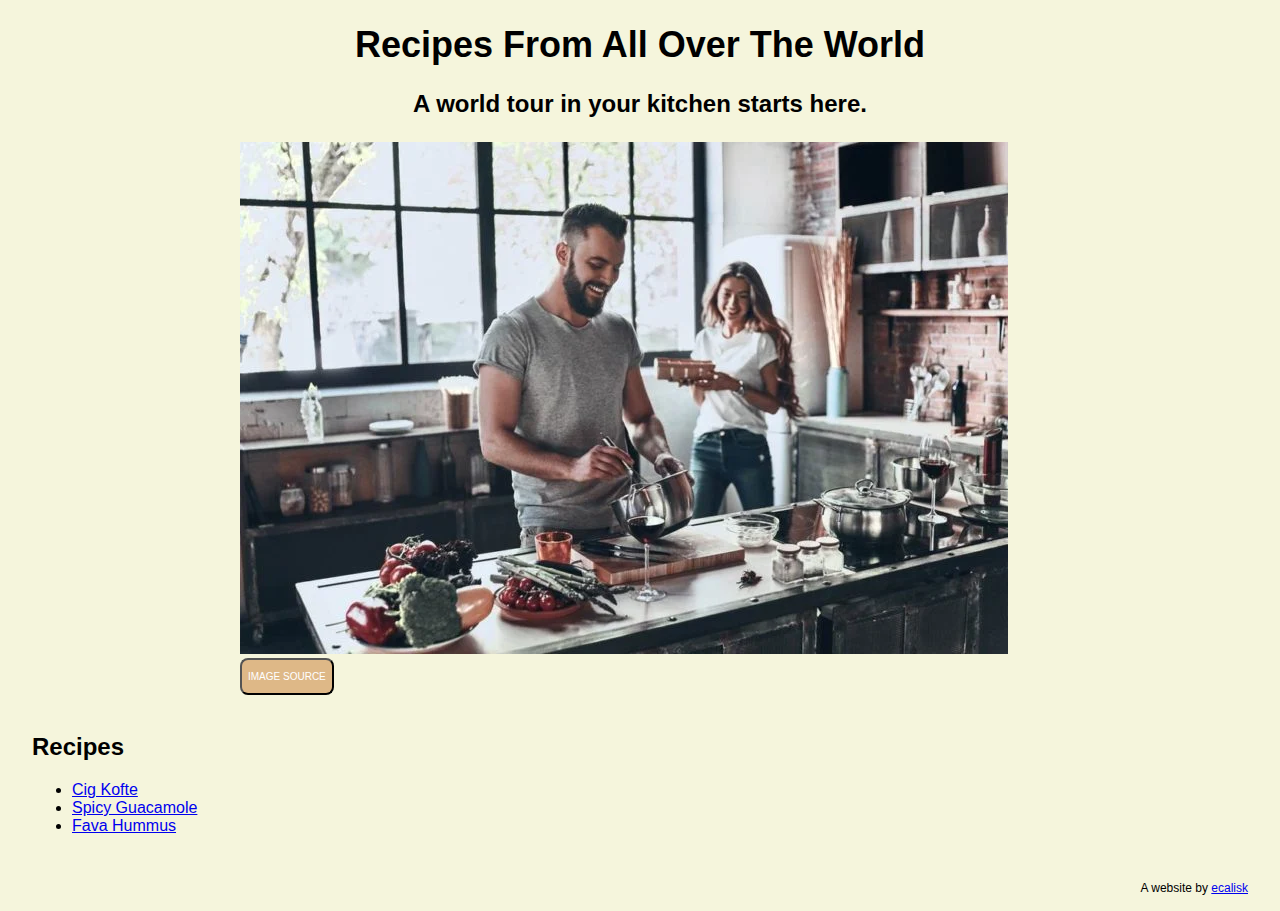
<file: index.html>
<!DOCTYPE html>

<html>
  <head>
    <meta charset="utf-8" />
    <meta http-equiv="X-UA-Compatible" content="IE=edge" />
    <title></title>
    <meta name="description" content="" />
    <meta name="viewport" content="width=device-width, initial-scale=1" />
    <link rel="stylesheet" href="style.css" />
  </head>
  <body>
    <!-- Title and motto division -->
    <div class="title">
      <h1>Recipes From All Over The World</h1>
      <h3>A world tour in your kitchen starts here.</h3>
    </div>

    <!-- Image division -->
    <div class="image">
      <img
        src="./images/home-page.png"
        alt="Happy couple working together in home kitchen"
      />
      <form
        action="https://www.petrossian.com/blog/recipes/a-world-tour-in-your-kitchen/"
        method="get"
        target="_blank"
      >
        <button class="source"><p>IMAGE SOURCE</p></button>
      </form>
    </div>
    <br />

    <!-- Recipes list division -->
    <div class="recipes">
      <h2>Recipes</h2>
      <ul>
        <li><a href="./recipes/cig-kofte.html">Cig Kofte</a></li>
        <li><a href="./recipes/spicy-guacamole.html">Spicy Guacamole</a></li>
        <li><a href="./recipes/fava-hummus.html">Fava Hummus</a></li>
      </ul>
    </div>
    <br />

    <!-- Credit -->
    <p id="credit">
      A website by
      <a href="https://github.com/ecalisk" target="_blank">ecalisk</a>
    </p>
    <p></p>
  </body>
</html>
</file>
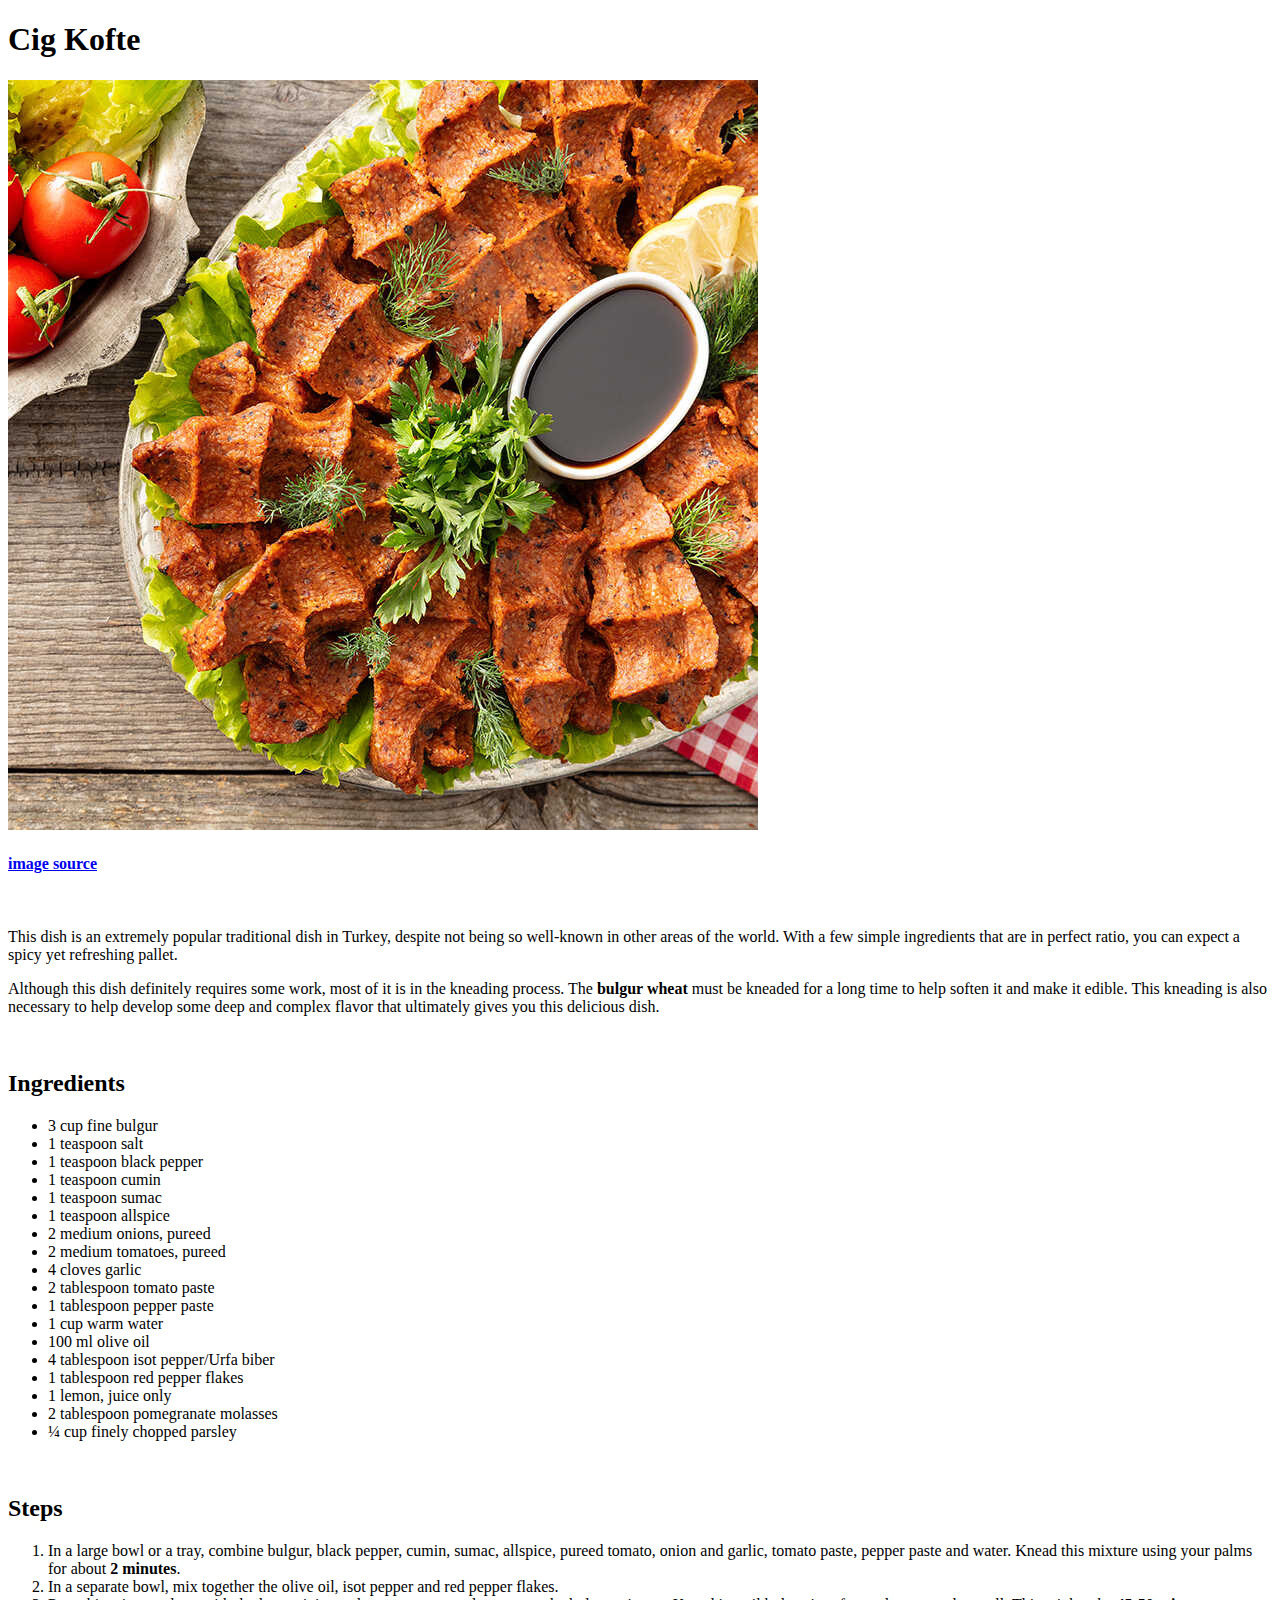
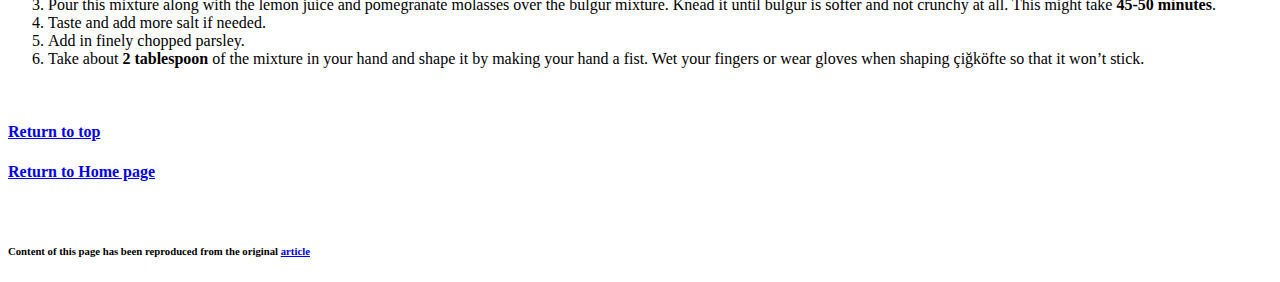
<file: recipes/cig-kofte.html>
<!DOCTYPE html>
<html lang="en">
  <head>
    <meta charset="UTF-8" />
    <meta http-equiv="X-UA-Compatible" content="IE=edge" />
    <meta name="viewport" content="width=device-width, initial-scale=1.0" />
    <title>Cig Kofte Recipe</title>
  </head>
  <body>
    <h1>Cig Kofte</h1>
    <img
      src="../images/cig-kofte1.jpeg"
      alt="A tray full of Turkish traditional cig kofte"
    />
    <br />
    <a
      href="https://www.gourmeturca.com/ready-to-eat-cigkofte-set-8-pieces"
      target="_blank"
      ><h4>image source</h4></a
    >
    <br />
    <p>
      This dish is an extremely popular traditional dish in Turkey, despite not
      being so well-known in other areas of the world. With a few simple
      ingredients that are in perfect ratio, you can expect a spicy yet
      refreshing pallet.
    </p>
    <p>
      Although this dish definitely requires some work, most of it is in the
      kneading process. The <strong>bulgur wheat</strong> must be kneaded for a
      long time to help soften it and make it edible. This kneading is also
      necessary to help develop some deep and complex flavor that ultimately
      gives you this delicious dish.
    </p>
    <br />
    <h2>Ingredients</h2>
    <ul>
      <li>3 cup fine bulgur</li>
      <li>1 teaspoon salt</li>
      <li>1 teaspoon black pepper</li>
      <li>1 teaspoon cumin</li>
      <li>1 teaspoon sumac</li>
      <li>1 teaspoon allspice</li>
      <li>2 medium onions, pureed</li>
      <li>2 medium tomatoes, pureed</li>
      <li>4 cloves garlic</li>
      <li>2 tablespoon tomato paste</li>
      <li>1 tablespoon pepper paste</li>
      <li>1 cup warm water</li>
      <li>100 ml olive oil</li>
      <li>4 tablespoon isot pepper/Urfa biber</li>
      <li>1 tablespoon red pepper flakes</li>
      <li>1 lemon, juice only</li>
      <li>2 tablespoon pomegranate molasses</li>
      <li>¼ cup finely chopped parsley</li>
    </ul>
    <br />
    <h2>Steps</h2>
    <ol>
      <li>
        In a large bowl or a tray, combine bulgur, black pepper, cumin, sumac,
        allspice, pureed tomato, onion and garlic, tomato paste, pepper paste
        and water. Knead this mixture using your palms for about
        <strong>2 minutes</strong>.
      </li>
      <li>
        In a separate bowl, mix together the olive oil, isot pepper and red
        pepper flakes.
      </li>
      <li>
        Pour this mixture along with the lemon juice and pomegranate molasses
        over the bulgur mixture. Knead it until bulgur is softer and not crunchy
        at all. This might take <strong>45-50 minutes</strong>.
      </li>
      <li>Taste and add more salt if needed.</li>
      <li>Add in finely chopped parsley.</li>
      <li>
        Take about <strong>2 tablespoon</strong> of the mixture in your hand and
        shape it by making your hand a fist. Wet your fingers or wear gloves
        when shaping çiğköfte so that it won’t stick.
      </li>
    </ol>
    <br />
    <a href="./cig-kofte.html"><h4>Return to top</h4></a>
    <a href="../index.html"><h4>Return to Home page</h4></a>
    <br />
    <h6>
      Content of this page has been reproduced from the original
      <a href="https://www.giverecipe.com/turkish-cig-kofte/" target="_blank"
        >article</a
      >
    </h6>
  </body>
</html>
</file>
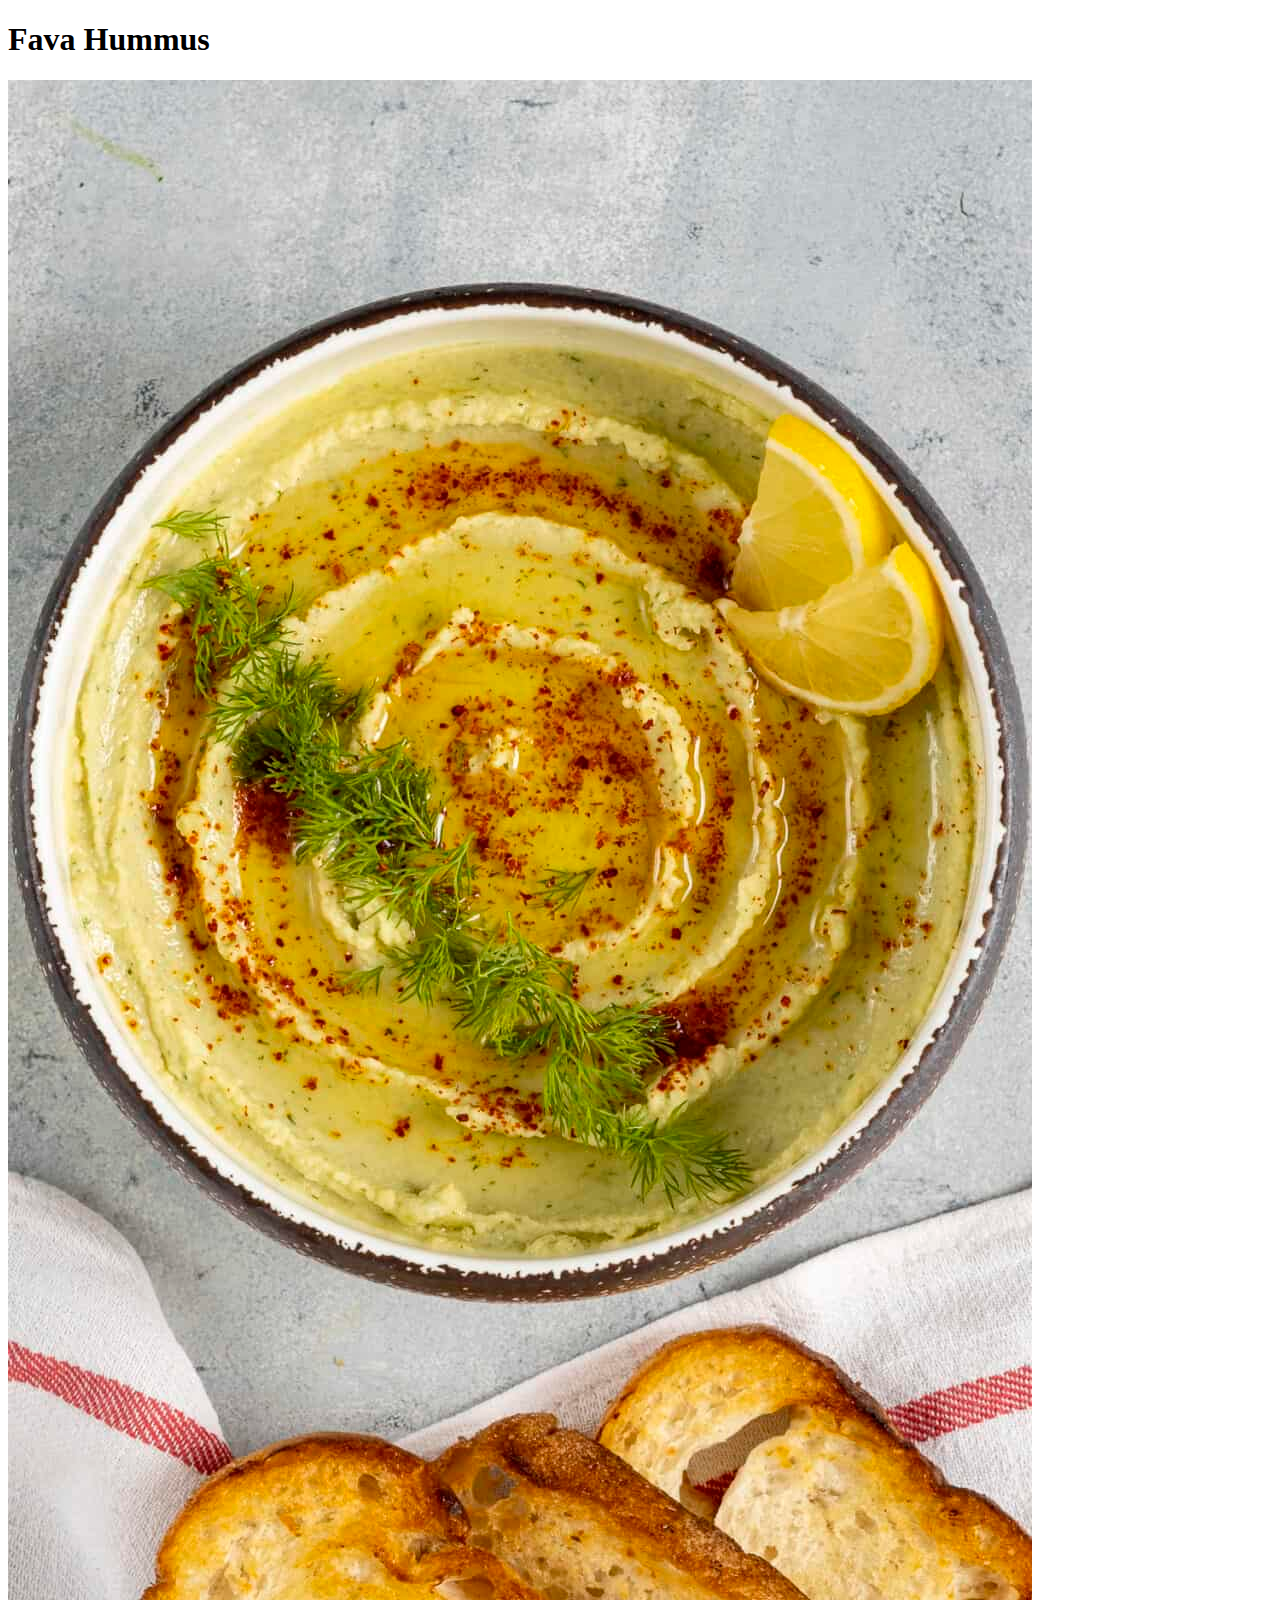
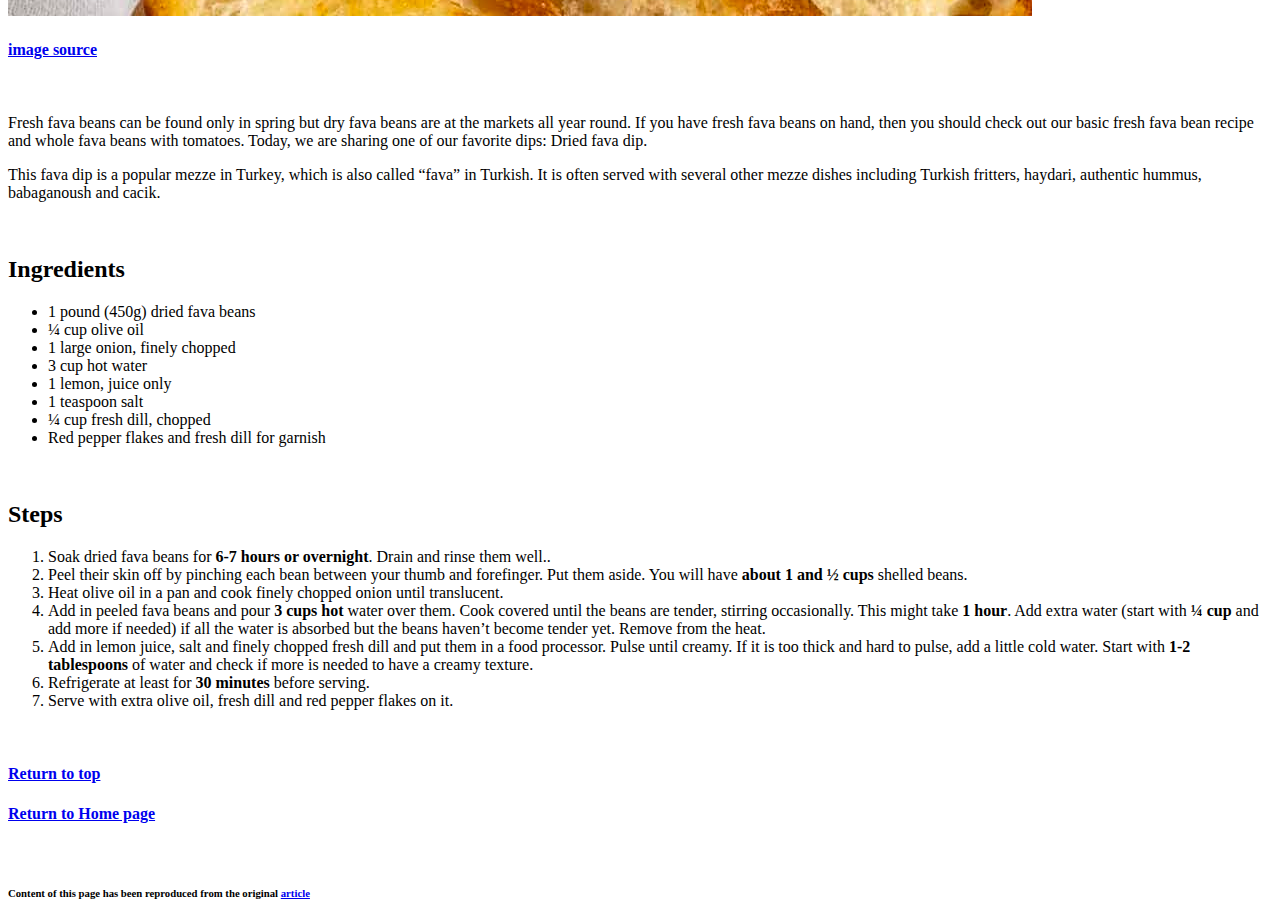
<file: recipes/fava-hummus.html>
<!DOCTYPE html>
<html lang="en">
  <head>
    <meta charset="UTF-8" />
    <meta http-equiv="X-UA-Compatible" content="IE=edge" />
    <meta name="viewport" content="width=device-width, initial-scale=1.0" />
    <title>Cig Kofte Recipe</title>
  </head>
  <body>
    <h1>Fava Hummus</h1>
    <img
      src="../images/fava-hummus1.jpeg"
      alt="A bowl of Fava Hummus dip served with sliced lemon and fresh dill"
    />

    <a
      href="https://www.giverecipe.com/dried-fava-bean-dip-hummus/"
      target="_blank"
      ><h4>image source</h4></a
    >
    <br />
    <p>
      Fresh fava beans can be found only in spring but dry fava beans are at the
      markets all year round. If you have fresh fava beans on hand, then you
      should check out our basic fresh fava bean recipe and whole fava beans
      with tomatoes. Today, we are sharing one of our favorite dips: Dried fava
      dip.
    </p>
    <p>
      This fava dip is a popular mezze in Turkey, which is also called “fava” in
      Turkish. It is often served with several other mezze dishes including
      Turkish fritters, haydari, authentic hummus, babaganoush and cacik.
    </p>
    <br />
    <h2>Ingredients</h2>
    <ul>
      <li>1 pound (450g) dried fava beans</li>
      <li>¼ cup olive oil</li>
      <li>1 large onion, finely chopped</li>
      <li>3 cup hot water</li>
      <li>1 lemon, juice only</li>
      <li>1 teaspoon salt</li>
      <li>¼ cup fresh dill, chopped</li>
      <li>Red pepper flakes and fresh dill for garnish</li>
    </ul>
    <br />
    <h2>Steps</h2>
    <ol>
      <li>
        Soak dried fava beans for <strong>6-7 hours or overnight</strong>. Drain
        and rinse them well..
      </li>
      <li>
        Peel their skin off by pinching each bean between your thumb and
        forefinger. Put them aside. You will have
        <strong>about 1 and ½ cups</strong> shelled beans.
      </li>
      <li>
        Heat olive oil in a pan and cook finely chopped onion until translucent.
      </li>
      <li>
        Add in peeled fava beans and pour <strong>3 cups hot</strong> water over
        them. Cook covered until the beans are tender, stirring occasionally.
        This might take <strong>1 hour</strong>. Add extra water (start with
        <strong>¼ cup</strong> and add more if needed) if all the water is
        absorbed but the beans haven’t become tender yet. Remove from the heat.
      </li>
      <li>
        Add in lemon juice, salt and finely chopped fresh dill and put them in a
        food processor. Pulse until creamy. If it is too thick and hard to
        pulse, add a little cold water. Start with
        <strong>1-2 tablespoons</strong> of water and check if more is needed to
        have a creamy texture.
      </li>
      <li>
        Refrigerate at least for <strong>30 minutes</strong> before serving.
      </li>
      <li>
        Serve with extra olive oil, fresh dill and red pepper flakes on it.
      </li>
    </ol>
    <br />
    <a href="./fava-hummus.html"><h4>Return to top</h4></a>
    <a href="../index.html"><h4>Return to Home page</h4></a>
    <br />
    <h6>
      Content of this page has been reproduced from the original
      <a
        href="https://www.giverecipe.com/dried-fava-bean-dip-hummus/"
        target="_blank"
        >article</a
      >
    </h6>
  </body>
</html>
</file>
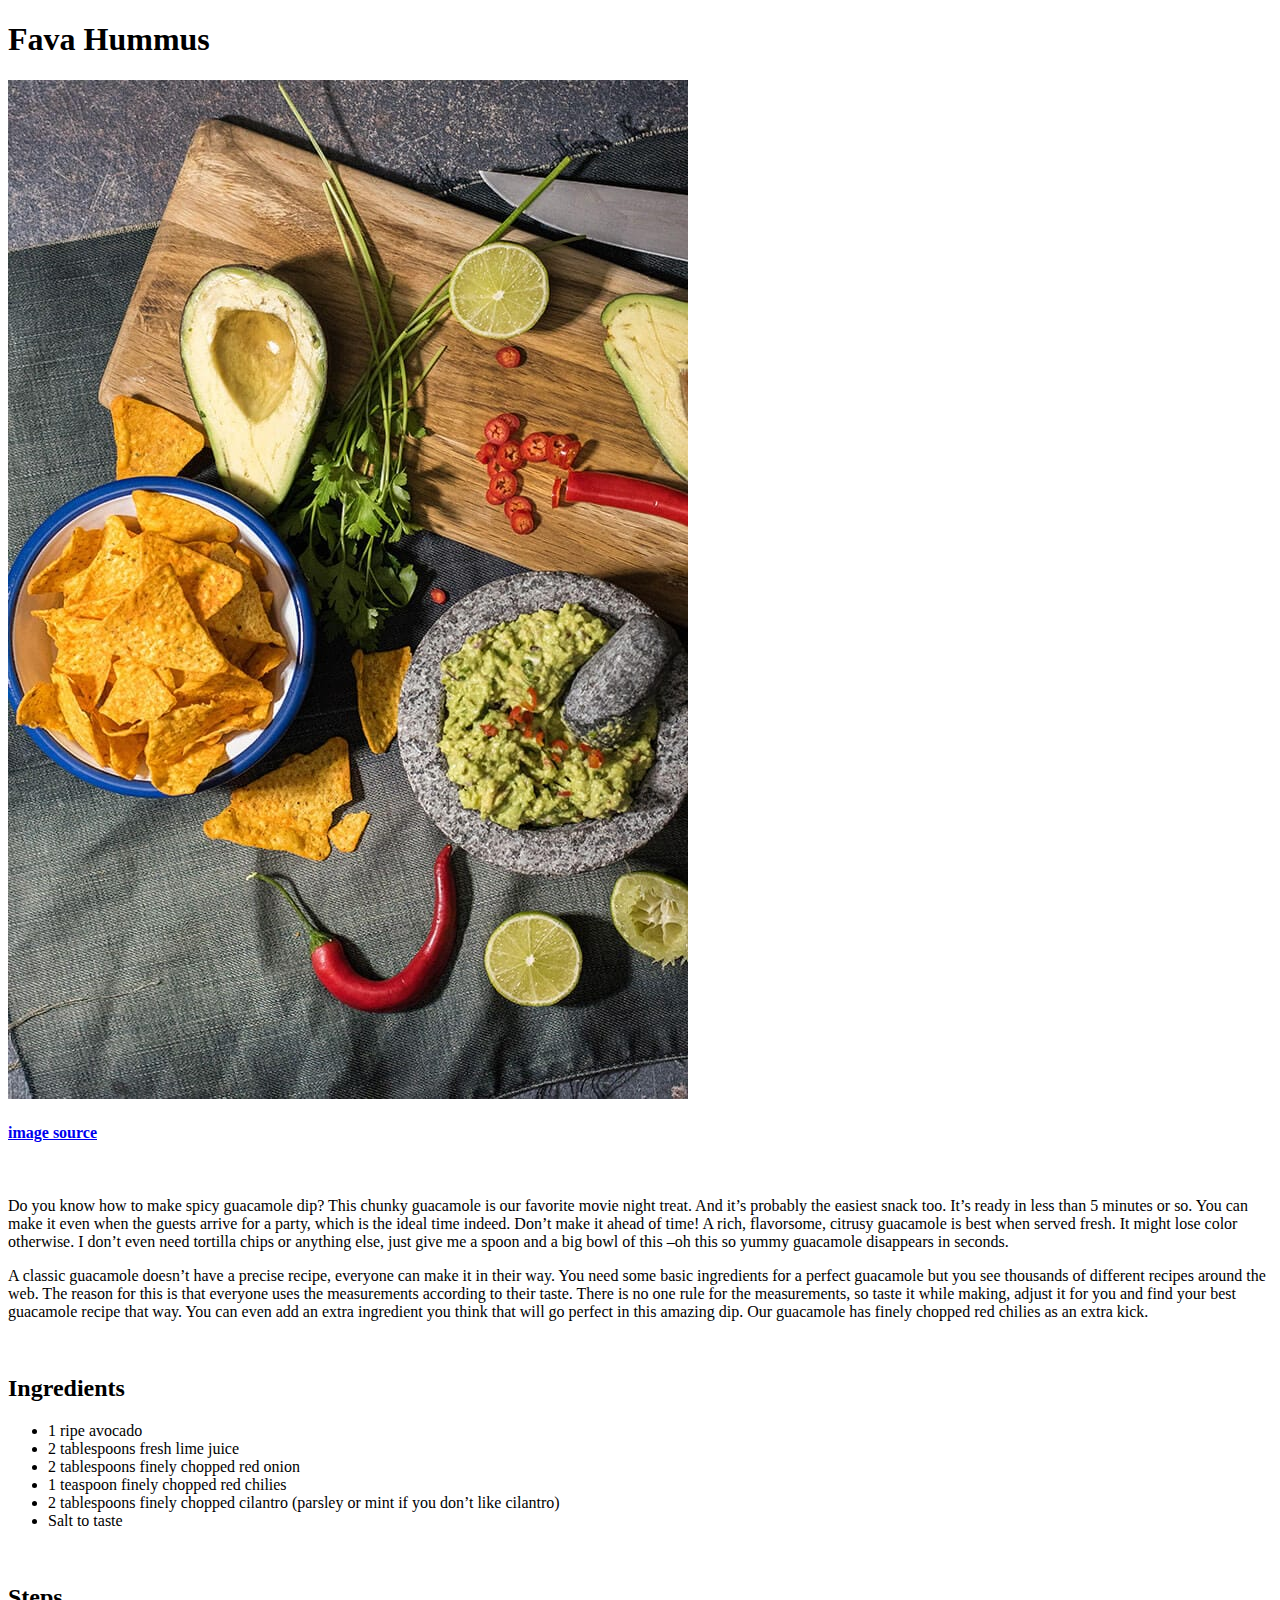
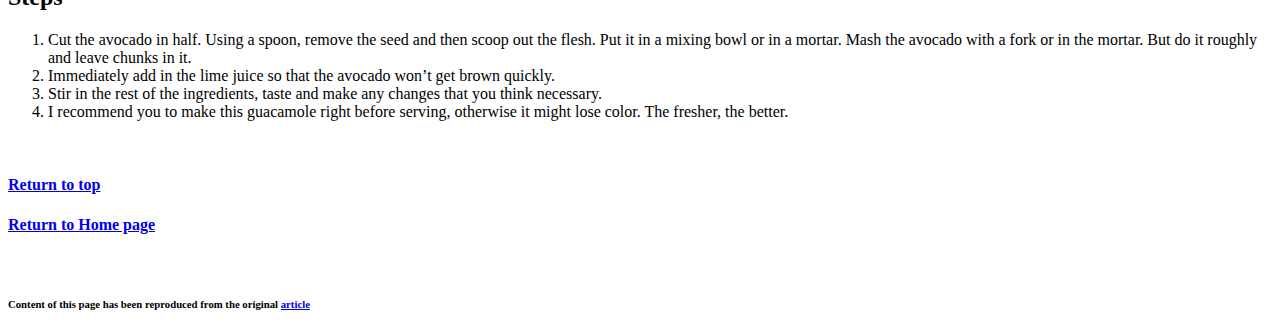
<file: recipes/spicy-guacamole.html>
<!DOCTYPE html>
<html lang="en">
  <head>
    <meta charset="UTF-8" />
    <meta http-equiv="X-UA-Compatible" content="IE=edge" />
    <meta name="viewport" content="width=device-width, initial-scale=1.0" />
    <title>Cig Kofte Recipe</title>
  </head>
  <body>
    <h1>Fava Hummus</h1>
    <img
      src="../images/spicy-guacomole1.jpeg"
      alt="A bowl of tortilla chips, guacamole, cilantro, whole red chili and halved lime"
    />

    <a
      href="https://www.giverecipe.com/dried-fava-bean-dip-hummus/"
      target="_blank"
      ><h4>image source</h4></a
    >
    <br />
    <p>
      Do you know how to make spicy guacamole dip? This chunky guacamole is our
      favorite movie night treat. And it’s probably the easiest snack too. It’s
      ready in less than 5 minutes or so. You can make it even when the guests
      arrive for a party, which is the ideal time indeed. Don’t make it ahead of
      time! A rich, flavorsome, citrusy guacamole is best when served fresh. It
      might lose color otherwise. I don’t even need tortilla chips or anything
      else, just give me a spoon and a big bowl of this –oh this so yummy
      guacamole disappears in seconds.
    </p>
    <p>
      A classic guacamole doesn’t have a precise recipe, everyone can make it in
      their way. You need some basic ingredients for a perfect guacamole but you
      see thousands of different recipes around the web. The reason for this is
      that everyone uses the measurements according to their taste. There is no
      one rule for the measurements, so taste it while making, adjust it for you
      and find your best guacamole recipe that way. You can even add an extra
      ingredient you think that will go perfect in this amazing dip. Our
      guacamole has finely chopped red chilies as an extra kick.
    </p>
    <br />
    <h2>Ingredients</h2>
    <ul>
      <li>1 ripe avocado</li>
      <li>2 tablespoons fresh lime juice</li>
      <li>2 tablespoons finely chopped red onion</li>
      <li>1 teaspoon finely chopped red chilies</li>
      <li>
        2 tablespoons finely chopped cilantro (parsley or mint if you don’t like
        cilantro)
      </li>
      <li>Salt to taste</li>
    </ul>
    <br />
    <h2>Steps</h2>
    <ol>
      <li>
        Cut the avocado in half. Using a spoon, remove the seed and then scoop
        out the flesh. Put it in a mixing bowl or in a mortar. Mash the avocado
        with a fork or in the mortar. But do it roughly and leave chunks in it.
      </li>
      <li>
        Immediately add in the lime juice so that the avocado won’t get brown
        quickly.
      </li>
      <li>
        Stir in the rest of the ingredients, taste and make any changes that you
        think necessary.
      </li>
      <li>
        I recommend you to make this guacamole right before serving, otherwise
        it might lose color. The fresher, the better.
      </li>
    </ol>
    <br />
    <a href="./spicy-guacamole.html"><h4>Return to top</h4></a>
    <a href="../index.html"><h4>Return to Home page</h4></a>
    <br />
    <h6>
      Content of this page has been reproduced from the original
      <a
        href="https://www.giverecipe.com/spicy-chunky-guacamole/"
        target="_blank"
        >article</a
      >
    </h6>
  </body>
</html>
</file>
<file: style.css>
body {
  background-color: beige;
}

* {
  font-family: "Trebuchet MS", "Lucida Sans Unicode", "Lucida Grande",
    "Lucida Sans", Arial, sans-serif;
}

/* Style title and motto */
.title {
  font-family: "Trebuchet MS", "Lucida Sans Unicode", "Lucida Grande",
    "Lucida Sans", Arial, sans-serif;
  text-align: center;
}

.title h1 {
  font-size: 36px;
}

.title h3 {
  font-size: 24px;
}

/* Style the image division */
.image {
  height: auto;
  width: 800px;
  display: block;
  margin-right: auto;
  margin-left: auto;
}
.source {
  font-size: 10px;
  border-radius: 8px;
  background-color: burlywood;
  color: white;
}

/* Style recipes division */
.recipes {
  margin-left: 24px;
}

.recipes h2 {
  font-size: 24px;
  font-weight: 700;
}

.recipes li {
  font-size: 16px;
  font-weight: 200;
}

/* Credit */
#credit {
  font-size: 12px;
  font-weight: 100;
  text-align: right;
  margin-right: 24px;
}
</file>
